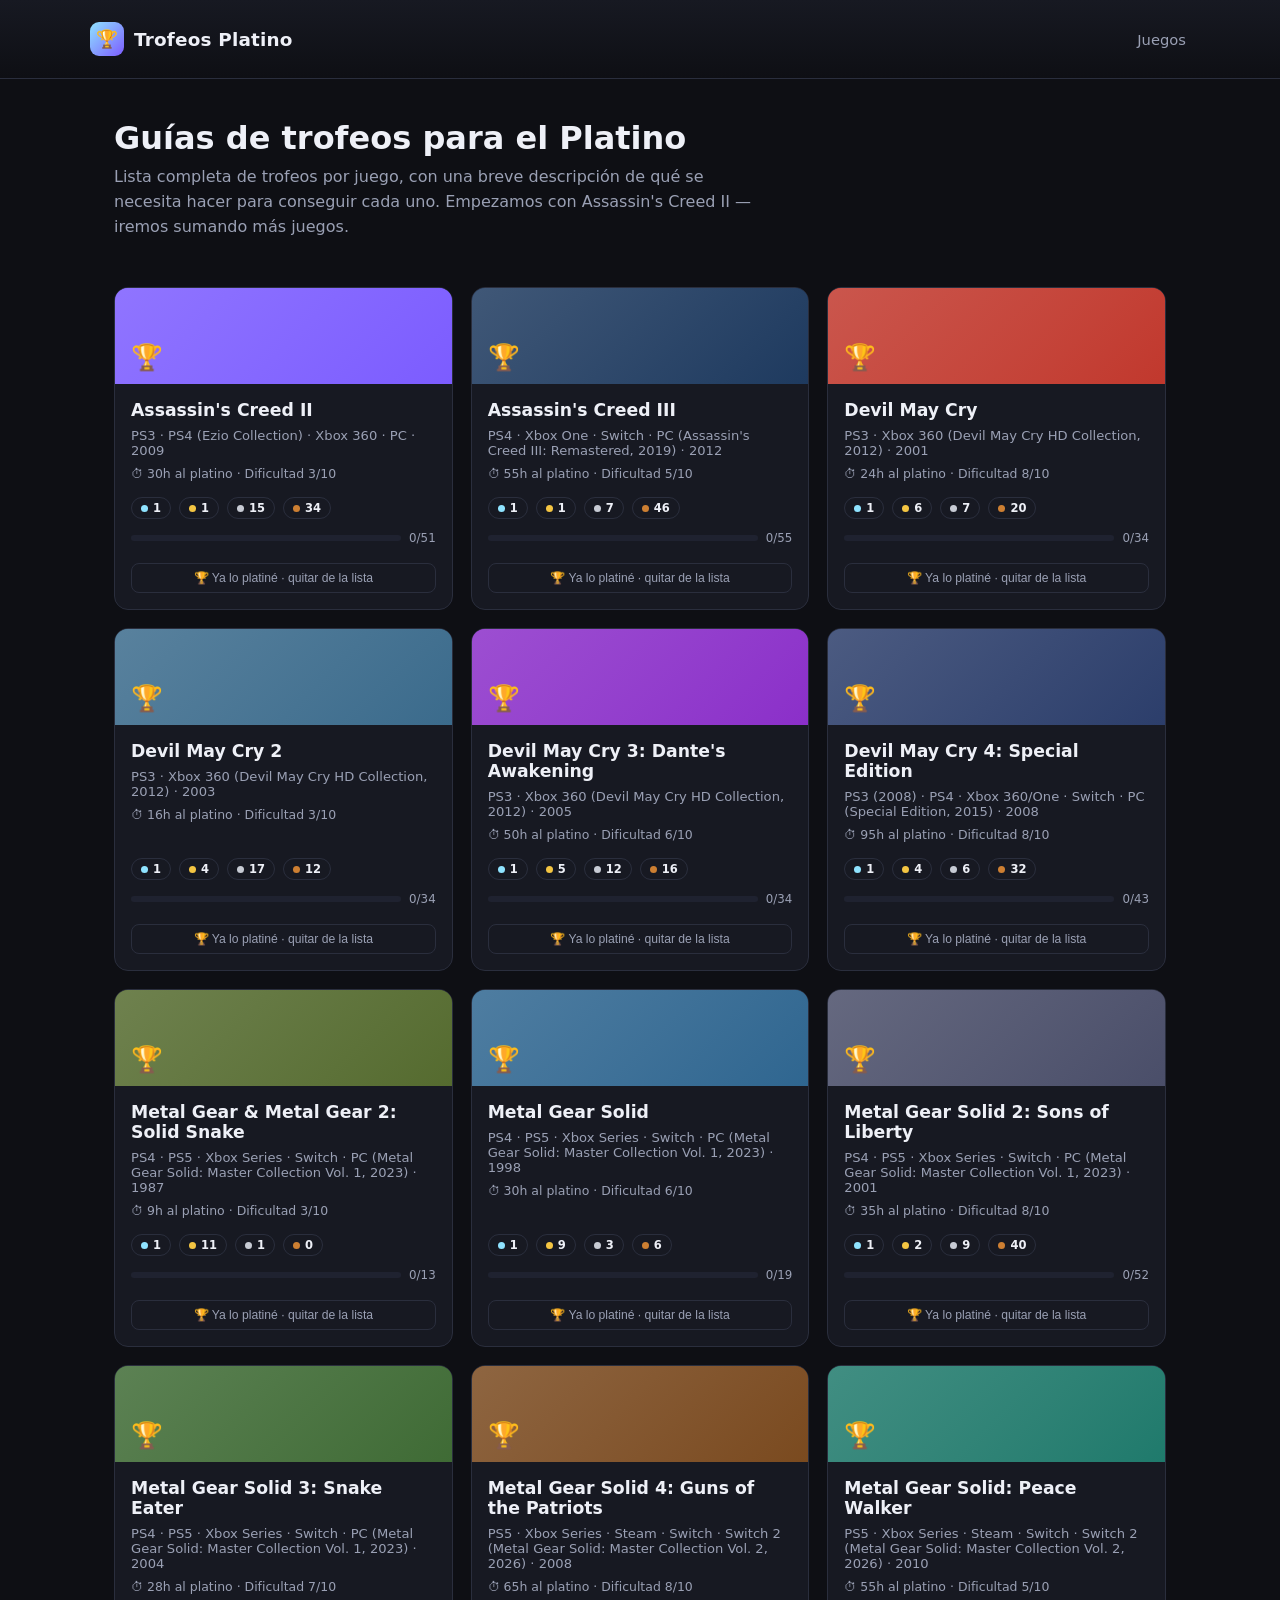
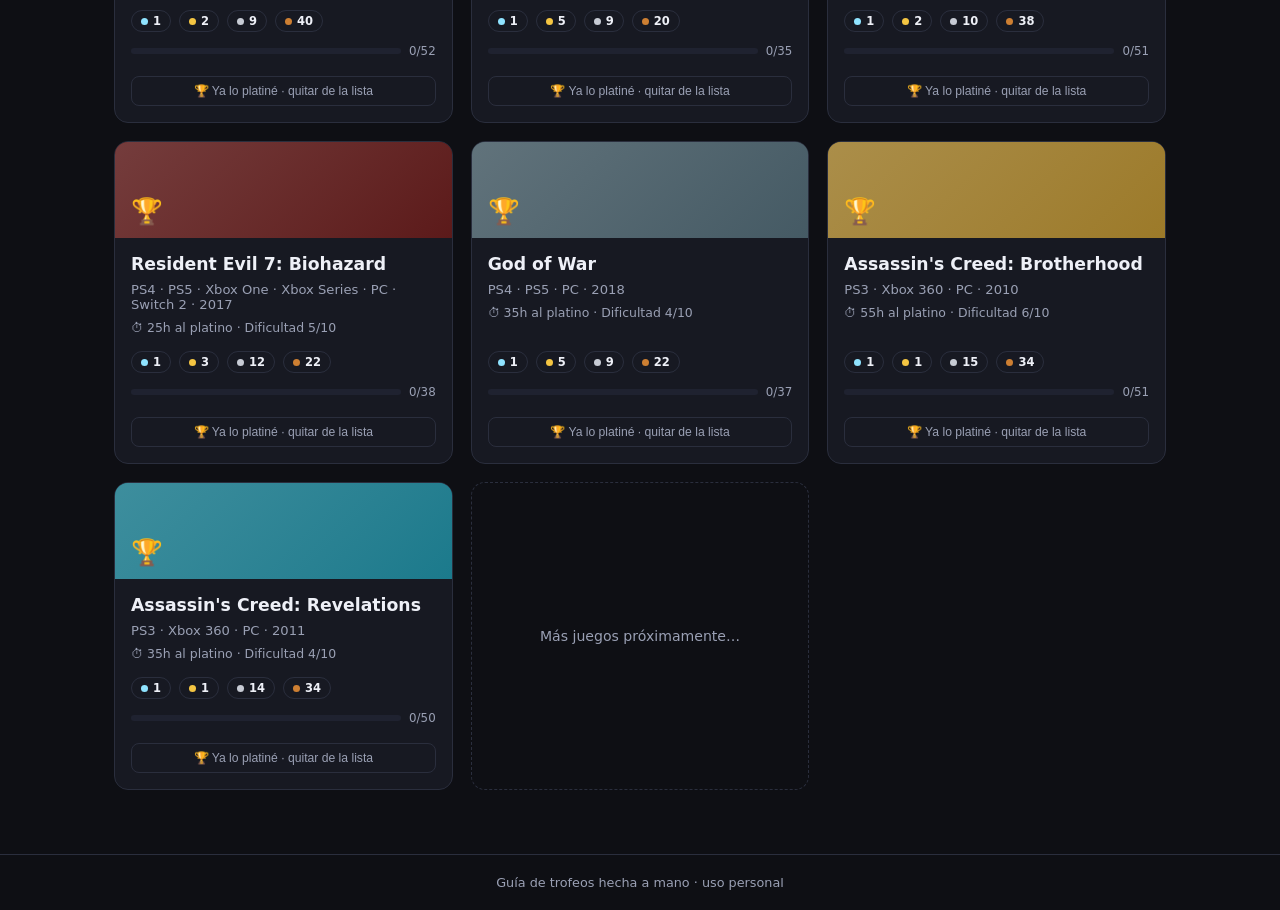
<file: index.html>
<!DOCTYPE html>
<html lang="es">
<head>
  <meta charset="UTF-8" />
  <meta name="viewport" content="width=device-width, initial-scale=1.0" />
  <title>Trofeos Platino — Guías de trofeos por juego</title>
  <link rel="stylesheet" href="css/styles.css" />
</head>
<body>
  <header class="site-header">
    <div class="inner">
      <div class="brand"><span class="icon">🏆</span> Trofeos Platino</div>
      <nav>
        <a href="index.html">Juegos</a>
      </nav>
    </div>
  </header>

  <main>
    <section class="hero">
      <h1>Guías de trofeos para el Platino</h1>
      <p>Lista completa de trofeos por juego, con una breve descripción de qué se necesita hacer para conseguir cada uno. Empezamos con Assassin's Creed II — iremos sumando más juegos.</p>
    </section>

    <div id="games-grid" class="games-grid"></div>
  </main>

  <footer class="site-footer">Guía de trofeos hecha a mano · uso personal</footer>

  <script src="js/data.js"></script>
  <script src="js/app.js"></script>
</body>
</html>
</file>
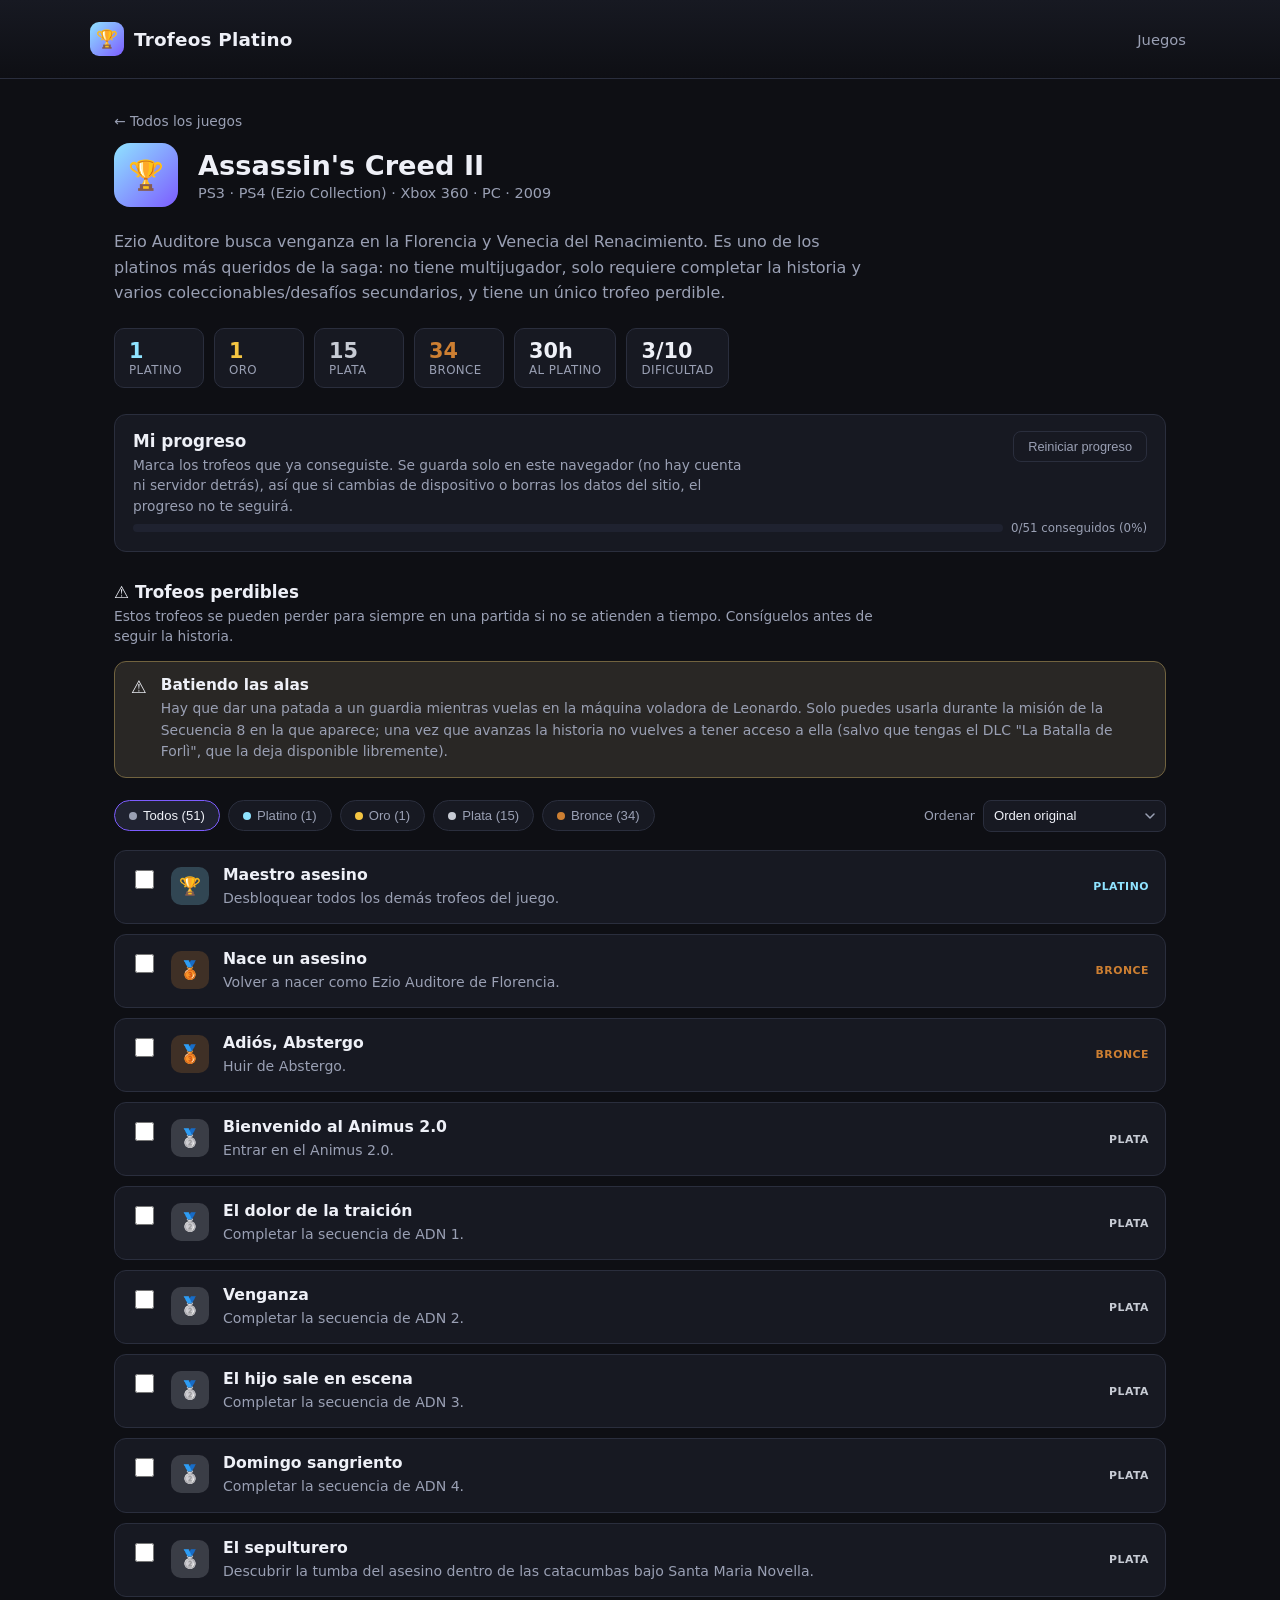
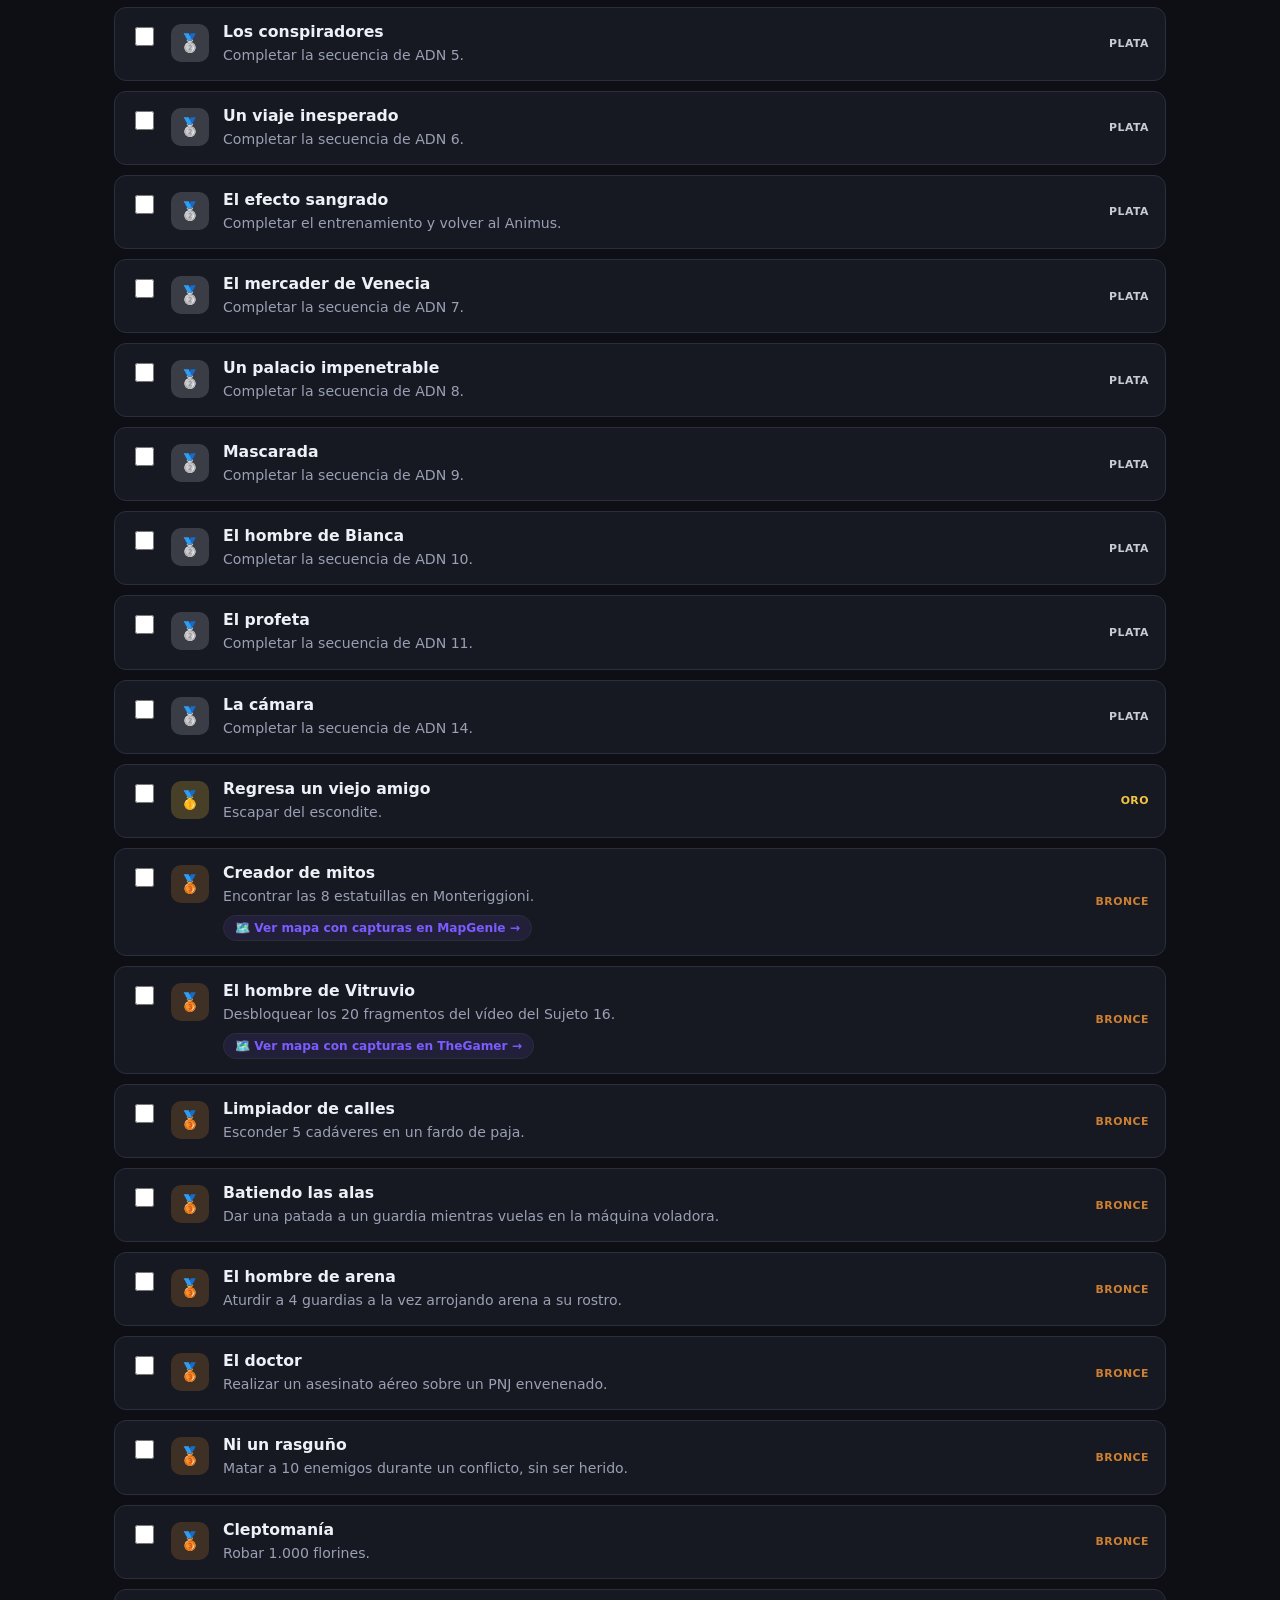
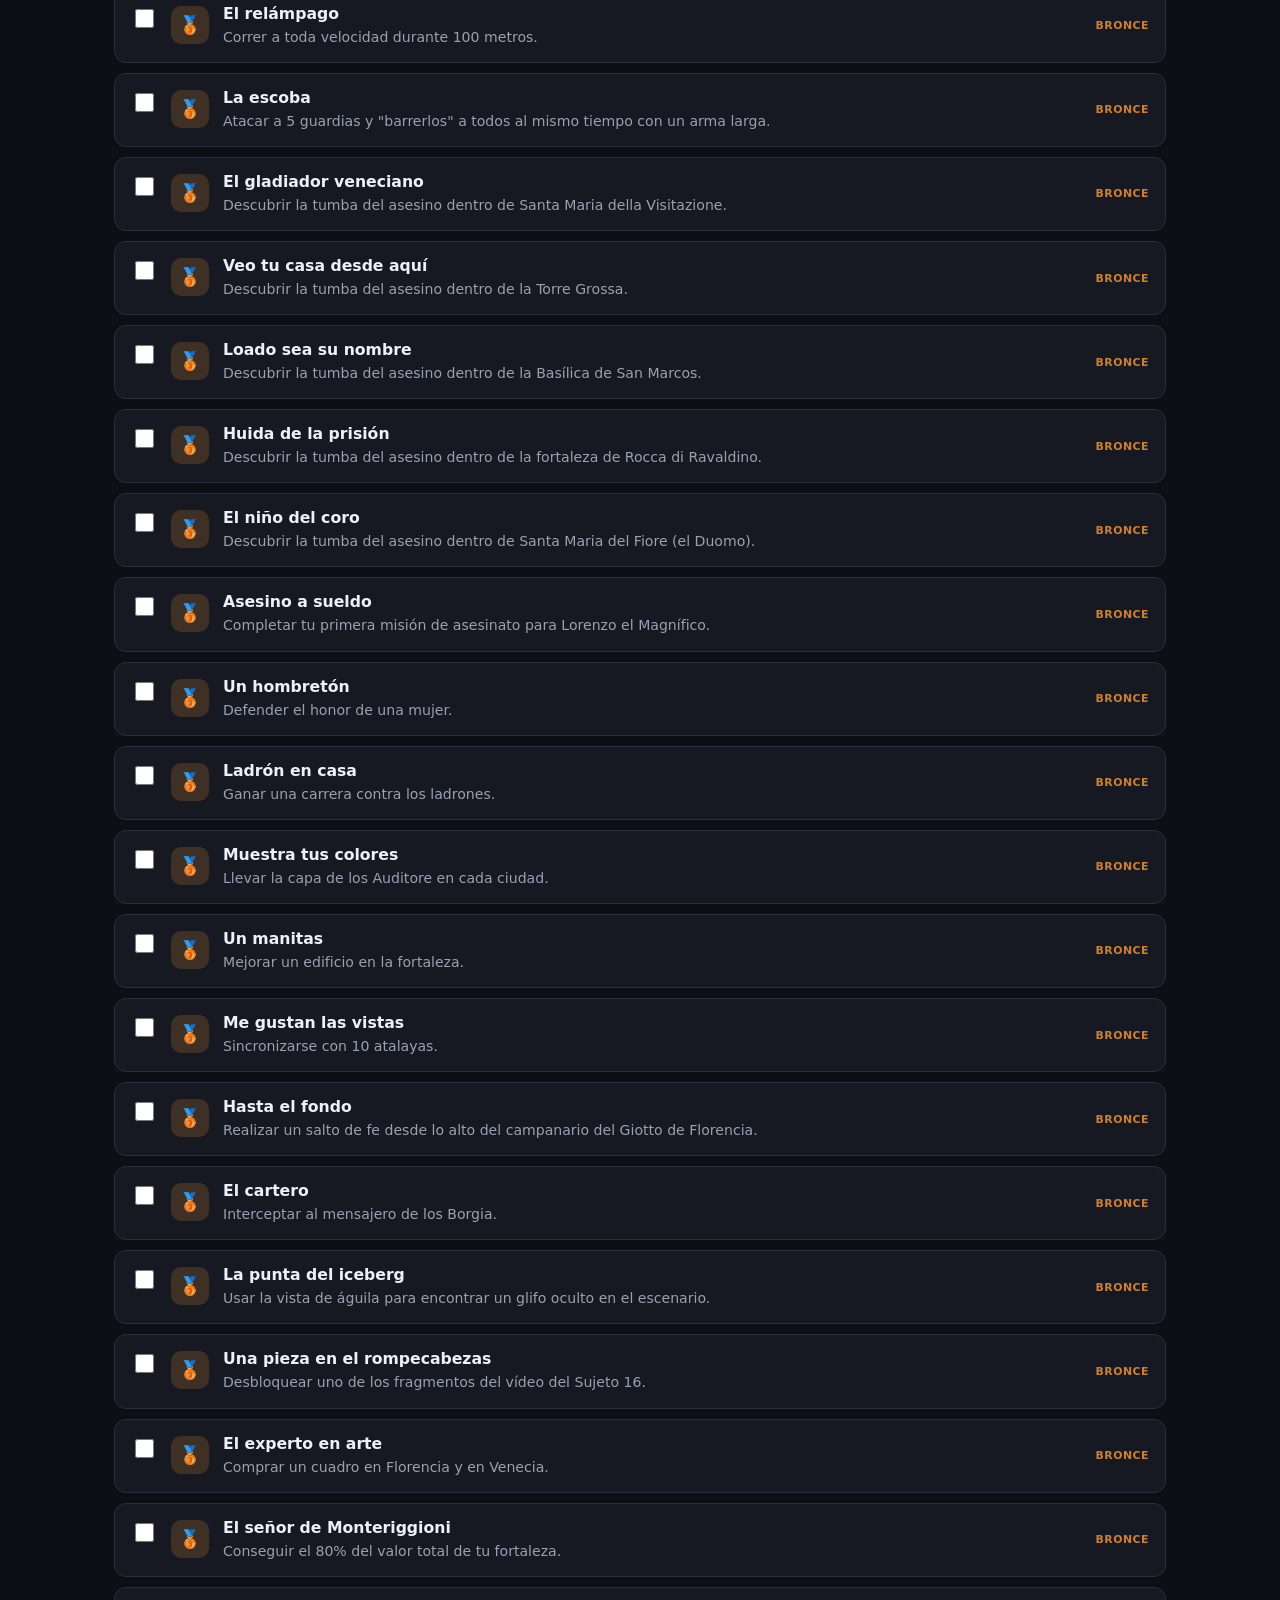
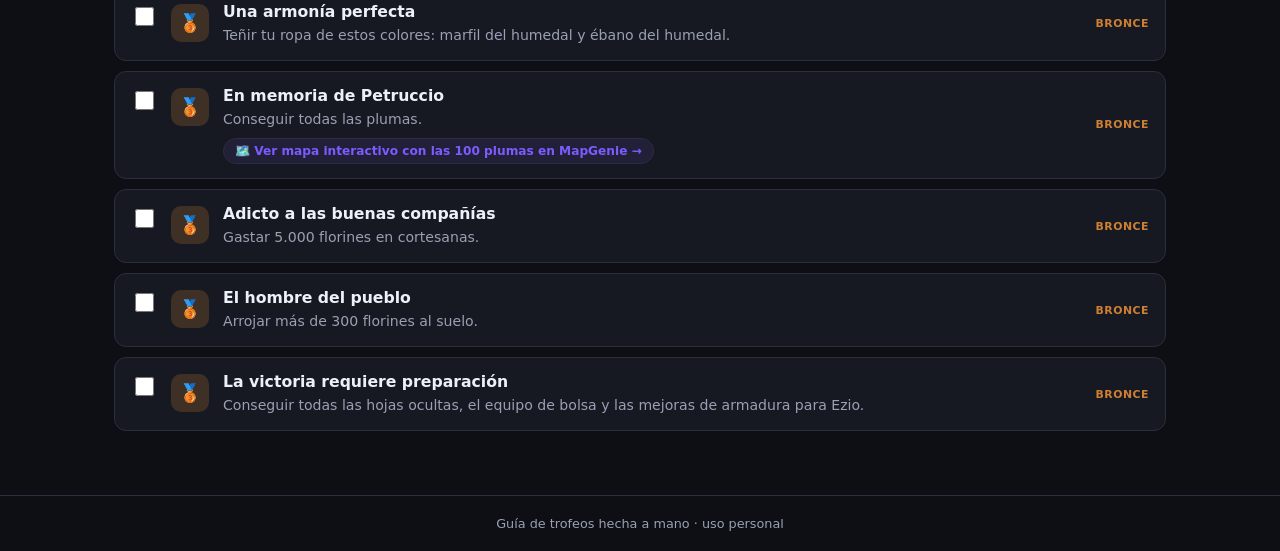
<file: juego.html>
<!DOCTYPE html>
<html lang="es">
<head>
  <meta charset="UTF-8" />
  <meta name="viewport" content="width=device-width, initial-scale=1.0" />
  <title>Trofeos — Trofeos Platino</title>
  <link rel="stylesheet" href="css/styles.css" />
</head>
<body>
  <header class="site-header">
    <div class="inner">
      <a class="brand" href="index.html"><span class="icon">🏆</span> Trofeos Platino</a>
      <nav>
        <a href="index.html">Juegos</a>
      </nav>
    </div>
  </header>

  <main>
    <div id="game-page"></div>
  </main>

  <footer class="site-footer">Guía de trofeos hecha a mano · uso personal</footer>

  <script src="js/data.js"></script>
  <script src="js/app.js"></script>
</body>
</html>
</file>
<file: css/styles.css>
:root {
  --bg: #0e0f14;
  --bg-elev: #171922;
  --bg-elev-2: #1f2230;
  --border: #2a2e3d;
  --text: #eef0f7;
  --text-dim: #9aa0b4;
  --accent: #7c5cff;
  --bronce: #cd7f32;
  --plata: #c7cbd4;
  --oro: #f4c542;
  --platino: #8fe3ff;
  --radius: 14px;
}

* { box-sizing: border-box; }

html, body {
  margin: 0;
  padding: 0;
  background: var(--bg);
  color: var(--text);
  font-family: "Segoe UI", system-ui, -apple-system, Roboto, Helvetica, Arial, sans-serif;
}

body {
  min-height: 100vh;
  display: flex;
  flex-direction: column;
}

a { color: inherit; text-decoration: none; }

.site-header {
  border-bottom: 1px solid var(--border);
  background: linear-gradient(180deg, var(--bg-elev), var(--bg));
  padding: 22px 24px;
  position: sticky;
  top: 0;
  z-index: 10;
  backdrop-filter: blur(6px);
}

.site-header .inner {
  max-width: 1100px;
  margin: 0 auto;
  display: flex;
  align-items: center;
  justify-content: space-between;
  gap: 16px;
  flex-wrap: wrap;
}

.brand {
  display: flex;
  align-items: center;
  gap: 10px;
  font-weight: 700;
  font-size: 1.15rem;
  letter-spacing: 0.2px;
}

.brand .icon {
  width: 34px;
  height: 34px;
  border-radius: 9px;
  background: linear-gradient(135deg, var(--platino), var(--accent));
  display: flex;
  align-items: center;
  justify-content: center;
  font-size: 1.1rem;
}

.site-header nav a {
  color: var(--text-dim);
  font-size: 0.92rem;
  padding: 6px 4px;
}
.site-header nav a:hover { color: var(--text); }

main {
  flex: 1;
  max-width: 1100px;
  margin: 0 auto;
  padding: 32px 24px 64px;
  width: 100%;
}

.hero {
  padding: 8px 0 28px;
}
.hero h1 {
  font-size: 2rem;
  margin: 0 0 8px;
}
.hero p {
  color: var(--text-dim);
  max-width: 640px;
  line-height: 1.55;
  margin: 0;
}

.games-grid {
  display: grid;
  grid-template-columns: repeat(auto-fill, minmax(260px, 1fr));
  gap: 18px;
  margin-top: 20px;
}

.game-card {
  background: var(--bg-elev);
  border: 1px solid var(--border);
  border-radius: var(--radius);
  overflow: hidden;
  display: flex;
  flex-direction: column;
  transition: transform 0.15s ease, border-color 0.15s ease;
}
.game-card:hover {
  transform: translateY(-3px);
  border-color: var(--accent);
}
.game-card .banner {
  height: 96px;
  background: var(--game-color, var(--accent));
  background-image: linear-gradient(135deg, color-mix(in srgb, var(--game-color, var(--accent)) 85%, white 15%), var(--game-color, var(--accent)));
  display: flex;
  align-items: flex-end;
  padding: 12px 16px;
  font-size: 1.6rem;
}
.game-card .body {
  padding: 16px;
  display: flex;
  flex-direction: column;
  gap: 8px;
  flex: 1;
}
.game-card h3 {
  margin: 0;
  font-size: 1.08rem;
}
.game-card .meta {
  color: var(--text-dim);
  font-size: 0.82rem;
}
.time-badge {
  color: var(--text-dim);
  font-size: 0.78rem;
}

.progress-row {
  display: flex;
  align-items: center;
  gap: 8px;
  margin-top: 4px;
}
.progress-row.big {
  margin-top: 4px;
}
.progress-bar {
  flex: 1;
  height: 6px;
  border-radius: 999px;
  background: var(--bg-elev-2);
  overflow: hidden;
}
.progress-row.big .progress-bar {
  height: 8px;
}
.progress-fill {
  height: 100%;
  width: 0%;
  background: linear-gradient(90deg, var(--platino), var(--accent));
  border-radius: 999px;
  transition: width 0.2s ease;
}
.progress-label {
  font-size: 0.74rem;
  color: var(--text-dim);
  white-space: nowrap;
}
.game-card .counts {
  display: flex;
  gap: 8px;
  flex-wrap: wrap;
  margin-top: auto;
  padding-top: 8px;
}

.pill {
  font-size: 0.72rem;
  font-weight: 600;
  padding: 3px 9px;
  border-radius: 999px;
  border: 1px solid var(--border);
  display: inline-flex;
  align-items: center;
  gap: 5px;
}
.pill .dot { width: 7px; height: 7px; border-radius: 50%; }
.pill.bronce .dot { background: var(--bronce); }
.pill.plata .dot { background: var(--plata); }
.pill.oro .dot { background: var(--oro); }
.pill.platino .dot { background: var(--platino); }

.platinum-btn {
  margin-top: 10px;
  width: 100%;
  background: transparent;
  border: 1px solid var(--border);
  color: var(--text-dim);
  padding: 7px 10px;
  border-radius: 8px;
  font-size: 0.76rem;
  cursor: pointer;
}
.platinum-btn:hover {
  border-color: var(--oro);
  color: var(--oro);
}

.hidden-games-section {
  margin-top: 18px;
}
.hidden-toggle-btn {
  background: transparent;
  border: 1px dashed var(--border);
  color: var(--text-dim);
  padding: 9px 16px;
  border-radius: 10px;
  font-size: 0.84rem;
  cursor: pointer;
  width: 100%;
  text-align: left;
}
.hidden-toggle-btn:hover {
  border-color: var(--accent);
  color: var(--text);
}
.hidden-games-list {
  margin-top: 10px;
  display: flex;
  flex-direction: column;
  gap: 8px;
}
.hidden-game-row {
  display: flex;
  align-items: center;
  justify-content: space-between;
  gap: 12px;
  background: var(--bg-elev);
  border: 1px solid var(--border);
  border-radius: 10px;
  padding: 10px 14px;
  font-size: 0.86rem;
}
.restore-btn {
  flex-shrink: 0;
  background: transparent;
  border: 1px solid var(--border);
  color: var(--text);
  padding: 6px 12px;
  border-radius: 8px;
  font-size: 0.78rem;
  cursor: pointer;
}
.restore-btn:hover {
  border-color: var(--accent);
  color: var(--accent);
}

.game-card-empty {
  border: 1px dashed var(--border);
  border-radius: var(--radius);
  display: flex;
  align-items: center;
  justify-content: center;
  color: var(--text-dim);
  font-size: 0.88rem;
  min-height: 170px;
  text-align: center;
  padding: 16px;
}

/* Página de juego */
.game-hero {
  display: flex;
  gap: 20px;
  align-items: center;
  padding-bottom: 8px;
  flex-wrap: wrap;
}
.game-hero .badge {
  width: 64px;
  height: 64px;
  border-radius: 16px;
  background: linear-gradient(135deg, var(--platino), var(--game-color, var(--accent)));
  flex-shrink: 0;
  display: flex;
  align-items: center;
  justify-content: center;
  font-size: 1.8rem;
}
.game-hero h1 { margin: 0 0 4px; font-size: 1.7rem; }
.game-hero .meta { color: var(--text-dim); font-size: 0.9rem; }
.game-summary {
  color: var(--text-dim);
  line-height: 1.6;
  max-width: 760px;
  margin: 14px 0 0;
}

.stats-row {
  display: flex;
  gap: 10px;
  flex-wrap: wrap;
  margin: 22px 0 6px;
}
.stat {
  background: var(--bg-elev);
  border: 1px solid var(--border);
  border-radius: 10px;
  padding: 10px 14px;
  min-width: 90px;
}
.stat .n { font-size: 1.3rem; font-weight: 700; }
.stat .l { font-size: 0.74rem; color: var(--text-dim); text-transform: uppercase; letter-spacing: 0.4px; }
.stat.bronce .n { color: var(--bronce); }
.stat.time .n { color: var(--text); }
.stat.plata .n { color: var(--plata); }
.stat.oro .n { color: var(--oro); }
.stat.platino .n { color: var(--platino); }

.guide-link-inline {
  display: inline-flex;
  align-items: center;
  gap: 5px;
  margin-top: 8px;
  padding: 5px 11px;
  border: 1px solid var(--border);
  border-radius: 999px;
  color: var(--accent);
  background: color-mix(in srgb, var(--accent) 10%, transparent);
  font-size: 0.76rem;
  font-weight: 600;
  text-decoration: none;
}
.guide-link-inline:hover {
  border-color: var(--accent);
  background: color-mix(in srgb, var(--accent) 18%, transparent);
}

.controls-row {
  display: flex;
  align-items: center;
  justify-content: space-between;
  gap: 12px;
  flex-wrap: wrap;
  margin: 22px 0 18px;
}

.filters {
  display: flex;
  gap: 8px;
  flex-wrap: wrap;
  margin: 0;
}

.sort-wrap {
  display: flex;
  align-items: center;
  gap: 8px;
  flex-shrink: 0;
}
.sort-label {
  font-size: 0.78rem;
  color: var(--text-dim);
}
.sort-select {
  -webkit-appearance: none;
  -moz-appearance: none;
  appearance: none;
  background-color: var(--bg-elev);
  background-image: url("data:image/svg+xml;utf8,<svg xmlns='http://www.w3.org/2000/svg' width='10' height='6' viewBox='0 0 10 6'><path d='M1 1l4 4 4-4' fill='none' stroke='%239aa0b4' stroke-width='1.5' stroke-linecap='round' stroke-linejoin='round'/></svg>");
  background-repeat: no-repeat;
  background-position: right 10px center;
  border: 1px solid var(--border);
  color: var(--text);
  padding: 6px 28px 6px 10px;
  border-radius: 8px;
  font-size: 0.82rem;
  cursor: pointer;
  min-height: 32px;
}
.sort-select option {
  background: var(--bg-elev);
  color: var(--text);
}
.sort-select:focus {
  outline: none;
  border-color: var(--accent);
}
.filter-btn {
  background: var(--bg-elev);
  border: 1px solid var(--border);
  color: var(--text-dim);
  padding: 7px 14px;
  border-radius: 999px;
  font-size: 0.82rem;
  cursor: pointer;
  display: inline-flex;
  align-items: center;
  gap: 6px;
}
.filter-btn .dot { width: 8px; height: 8px; border-radius: 50%; background: var(--text-dim); }
.filter-btn[data-tier="bronce"] .dot { background: var(--bronce); }
.filter-btn[data-tier="plata"] .dot { background: var(--plata); }
.filter-btn[data-tier="oro"] .dot { background: var(--oro); }
.filter-btn[data-tier="platino"] .dot { background: var(--platino); }
.filter-btn.active {
  border-color: var(--accent);
  color: var(--text);
  background: var(--bg-elev-2);
}

.section-title-big {
  font-size: 1.05rem;
  margin: 30px 0 4px;
}
.section-hint {
  color: var(--text-dim);
  font-size: 0.86rem;
  line-height: 1.5;
  margin: 0 0 14px;
  max-width: 760px;
}

.missable-list {
  display: flex;
  flex-direction: column;
  gap: 10px;
}
.missable-card {
  display: flex;
  gap: 14px;
  align-items: flex-start;
  background: color-mix(in srgb, var(--oro) 8%, var(--bg-elev));
  border: 1px solid color-mix(in srgb, var(--oro) 35%, var(--border));
  border-radius: 12px;
  padding: 14px 16px;
}
.missable-icon {
  font-size: 1.1rem;
  flex-shrink: 0;
  margin-top: 1px;
}
.missable-info h4 {
  margin: 0 0 4px;
  font-size: 0.96rem;
}
.missable-info p {
  margin: 0;
  color: var(--text-dim);
  font-size: 0.87rem;
  line-height: 1.55;
}

.my-progress {
  margin: 26px 0 6px;
  padding: 16px 18px;
  background: var(--bg-elev);
  border: 1px solid var(--border);
  border-radius: 12px;
}
.my-progress .section-title-big {
  margin: 0 0 4px;
}
.my-progress .section-hint {
  margin: 0;
  max-width: 620px;
}
.my-progress-top {
  display: flex;
  align-items: flex-start;
  justify-content: space-between;
  gap: 16px;
  flex-wrap: wrap;
}
.reset-progress-btn {
  flex-shrink: 0;
  background: transparent;
  border: 1px solid var(--border);
  color: var(--text-dim);
  padding: 7px 14px;
  border-radius: 8px;
  font-size: 0.8rem;
  cursor: pointer;
}
.reset-progress-btn:hover {
  border-color: var(--oro);
  color: var(--text);
}

.trophy-check-wrap {
  display: flex;
  align-items: center;
  padding-top: 2px;
  flex-shrink: 0;
}
.trophy-checkbox {
  width: 19px;
  height: 19px;
  accent-color: var(--accent);
  cursor: pointer;
}

.trophy-card.obtained {
  border-color: color-mix(in srgb, var(--accent) 45%, var(--border));
  background: color-mix(in srgb, var(--accent) 7%, var(--bg-elev));
}
.trophy-card.obtained .trophy-info h4 {
  color: var(--text-dim);
  text-decoration: line-through;
  text-decoration-color: color-mix(in srgb, var(--text-dim) 60%, transparent);
}

.trophy-list {
  display: flex;
  flex-direction: column;
  gap: 10px;
}

.trophy-card {
  display: flex;
  gap: 14px;
  align-items: flex-start;
  background: var(--bg-elev);
  border: 1px solid var(--border);
  border-radius: 12px;
  padding: 14px 16px;
}
.trophy-icon {
  width: 38px;
  height: 38px;
  border-radius: 10px;
  flex-shrink: 0;
  display: flex;
  align-items: center;
  justify-content: center;
  font-size: 1.1rem;
  margin-top: 2px;
}
.trophy-icon.bronce { background: color-mix(in srgb, var(--bronce) 22%, transparent); color: var(--bronce); }
.trophy-icon.plata { background: color-mix(in srgb, var(--plata) 20%, transparent); color: var(--plata); }
.trophy-icon.oro { background: color-mix(in srgb, var(--oro) 22%, transparent); color: var(--oro); }
.trophy-icon.platino { background: color-mix(in srgb, var(--platino) 22%, transparent); color: var(--platino); }

.trophy-info h4 {
  margin: 0 0 4px;
  font-size: 0.98rem;
}
.trophy-info p {
  margin: 0;
  color: var(--text-dim);
  font-size: 0.88rem;
  line-height: 1.5;
}
.trophy-tier-label {
  font-size: 0.68rem;
  text-transform: uppercase;
  letter-spacing: 0.5px;
  font-weight: 700;
  margin-left: auto;
  padding-left: 12px;
  white-space: nowrap;
  align-self: center;
}
.trophy-tier-label.bronce { color: var(--bronce); }
.trophy-tier-label.plata { color: var(--plata); }
.trophy-tier-label.oro { color: var(--oro); }
.trophy-tier-label.platino { color: var(--platino); }

.section-title {
  font-size: 0.78rem;
  text-transform: uppercase;
  letter-spacing: 0.6px;
  color: var(--text-dim);
  margin: 26px 0 10px;
}

.back-link {
  display: inline-flex;
  align-items: center;
  gap: 6px;
  color: var(--text-dim);
  font-size: 0.86rem;
  margin-bottom: 14px;
}
.back-link:hover { color: var(--text); }

.site-footer {
  border-top: 1px solid var(--border);
  padding: 20px 24px;
  text-align: center;
  color: var(--text-dim);
  font-size: 0.8rem;
}
</file>
